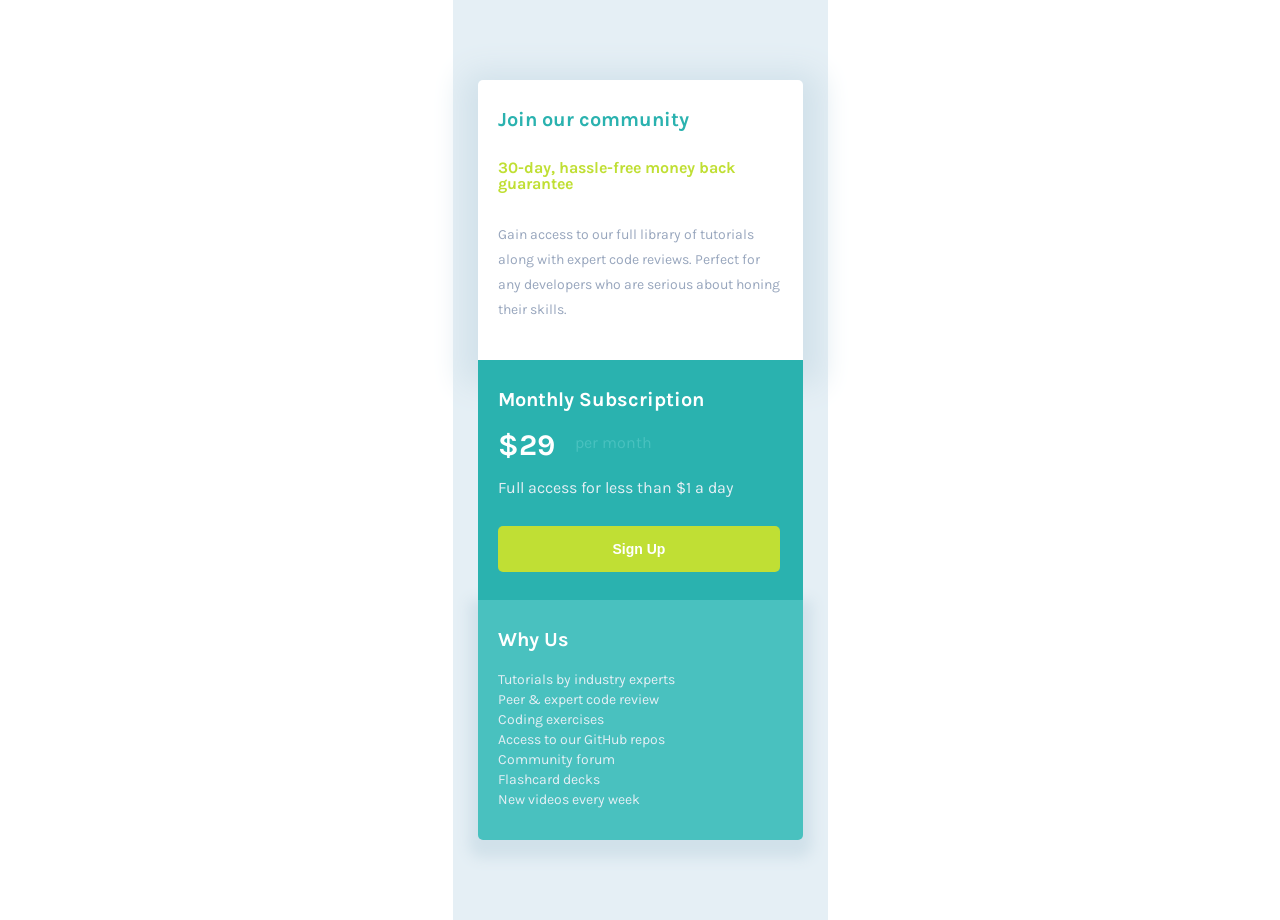
<file: index.html>
<!DOCTYPE html> 
<html>
    <head>
        <meta charset="UTF-8">
        <meta name="viewport" content="width=device-width">
        <link rel="stylesheet" href="stylesheet.css">
        <link rel="stylesheet" href="reset-style.css">
        <title>Single Price Grid Component master</title>
        <link href="https://fonts.googleapis.com/css2?family=Karla:wght@400;700&display=swap" rel="stylesheet">
    </head>
    <body>
        <div class="page-wraper">
            <div class="col1">
                <h3 class="head1">Join our community</h3>
                <h3 class="head">30-day, hassle-free money back guarantee</h3>
                <p class="para">Gain access to our full library of tutorials along with expert code reviews. Perfect for any developers who are serious about honing their skills.</p>
            </div>
            <div class="col2">
                <h3 class="head2">Monthly Subscription</h3>
                <p><span>&dollar;29</span> <span class="period">per month</span></p>
                <p class="para1">Full access for less than &dollar;1 a day</p>
                <button>Sign Up</button>
            </div>
            <div class="col3">
                <h3 class="head3">Why Us</h3>
                <p class="para2">Tutorials by industry experts<br />Peer & expert code review<br /> Coding exercises<br /> Access to our GitHub repos<br /> Community forum<br /> Flashcard decks<br /> New videos every week</p>
            </div>
        </div>
    </body>
</html>
</file>
<file: stylesheet.css>
body {
    height: 100vh;
    display: flex;
    justify-content: center;
    align-items: center;
}
.page-wraper{
    width: 375px;
    height: 920px;   
    margin: auto;
    background-color: hsl(204, 43%, 93%);
}
.col1{
    width: 325px;
    height: 280px;
    margin: 80px auto 0;
    background-color: hsl(0, 0%, 100%);
    border-top-left-radius: 5px;
    border-top-right-radius: 5px;
    box-shadow: 1px 8px 30px 16px hsl(203, 38%, 87%);
    
}
.head1 {
    font-size: 20px;
    font-family: 'Karla', sans-serif;
    font-weight: 700;
    color: hsl(179, 62%, 43%);
    padding: 30px 20px 0 20px;
}
.head {
    font-size: 16px;
    font-family: 'Karla', sans-serif;
    font-weight: 700;
    padding: 30px 0 0 20px;
    color: hsl(71, 73%, 54%);
}
.para {
    font-size: 14px;
    font-family: 'Karla', sans-serif;
    font-weight: 400;
    padding: 30px 20px 0 20px;
    line-height: 25px;
    color: hsl(218, 22%, 67%);
}
.col2 {
    width: 325px;
    height: 240px;
    font-family: 'Karla', sans-serif;
    margin: 0 auto;
    background-color: hsl(179, 62%, 43%);
    position: relative;
}
.head2 {
    font-size: 20px;
    font-weight: 700;
    color: hsl(0, 0%, 100%);
    padding: 30px 20px 20px 20px;
    
}
p span {
    font-size: 30px;
    font-weight: 700;
    color: hsl(0, 0%, 100%);
    padding: 30px 0 0 20px;
}
.period {
    font-size: 16px;
    font-weight: 400;
    color: hsl(179, 49%, 52%);
    position: absolute;
    top: 45px;
}
.para1{
    padding: 20px 0 15px 20px;
    color: hsl(204, 43%, 93%);
}
button {
    background-color: hsl(71, 73%, 54%);
    color: hsl(0, 0%, 100%);
    margin: 15px 20px 20px 20px;
    padding: 15px 115px 15px 115px;
    font-size: 14px;
    font-weight: 700;
    border-radius: 5px;
    border: none;
    
}
.col3 {
    width: 325px;
    height: 240px;
    margin: auto;
    background-color: hsl(179, 49%, 52%);
    font-family: 'Karla', sans-serif;
    border-bottom-left-radius: 5px;
    border-bottom-right-radius: 5px;
    box-shadow: 0px 9px 14px 9px hsl(203, 38%, 87%);
}
.head3 {
    font-size: 20px;
    font-weight: 700;
    padding: 30px 0 0 20px;
    color: hsl(0, 0%, 100%);
}
.para2 {
    font-size: 14px;
    font-family: 'Karla', sans-serif;
    color: hsl(204, 43%, 93%);
    padding: 20px 0 0 20px;
    line-height: 20px;
}

@media (min-width:1440px) {
    body {
        height: 100vh;
        display: flex;
        justify-content: center;
        align-items: center;
    }
    .page-wraper {
        width: 1440px;
        height: 1000px;
        display: flex;
        justify-content: center;
        align-items: center;
        position: relative;
    }
    .col1{
        width: 600px;
        height: 220px;
        position: absolute;
        top: 180px;
        left: 420px;
        right: 420px;
        box-shadow: 1px 8px 30px 16px hsl(203, 38%, 87%);
    }
    .head1 {
        font-size: 20px;
        font-family: 'Karla', sans-serif;
        font-weight: 700;
        color: hsl(179, 62%, 43%);
        padding: 40px 20px 0 20px;
    }
    .head {
        font-size: 16px;
        font-family: 'Karla', sans-serif;
        font-weight: 700;
        padding: 30px 0 0 20px;
        color: hsl(71, 73%, 54%);
    }
    .para {
        font-size: 14px;
        padding: 15px 75px 0 20px;
    }
    .col2 {
        width: 300px;
        height: 260px;
        position: absolute;
        top: 480px;
        left: 420px;
        border-bottom-left-radius: 5px;
        box-shadow: -5px 8px 11px 8px hsl(203, 38%, 87%);
    }
    button {
        padding: 15px 100px 15px 100px;
        margin-top: 25px;
    }
    .col3 {
        width: 300px;
        height: 260px;
        border-bottom-left-radius: 0;
        border-bottom-right-radius: 5px;
        position: absolute;
        top: 480px;
        right: 420px;
        box-shadow: 14px 10px 18px 5px hsl(203, 38%, 87%);
    }
    .head3 {
        font-size: 20px;
        font-weight: 700;
        padding: 30px 0 0 20px;
        color: hsl(0, 0%, 100%);
    }
    .para2 {
        font-size: 14px;
        line-height: 22px;
    }
}
</file>
